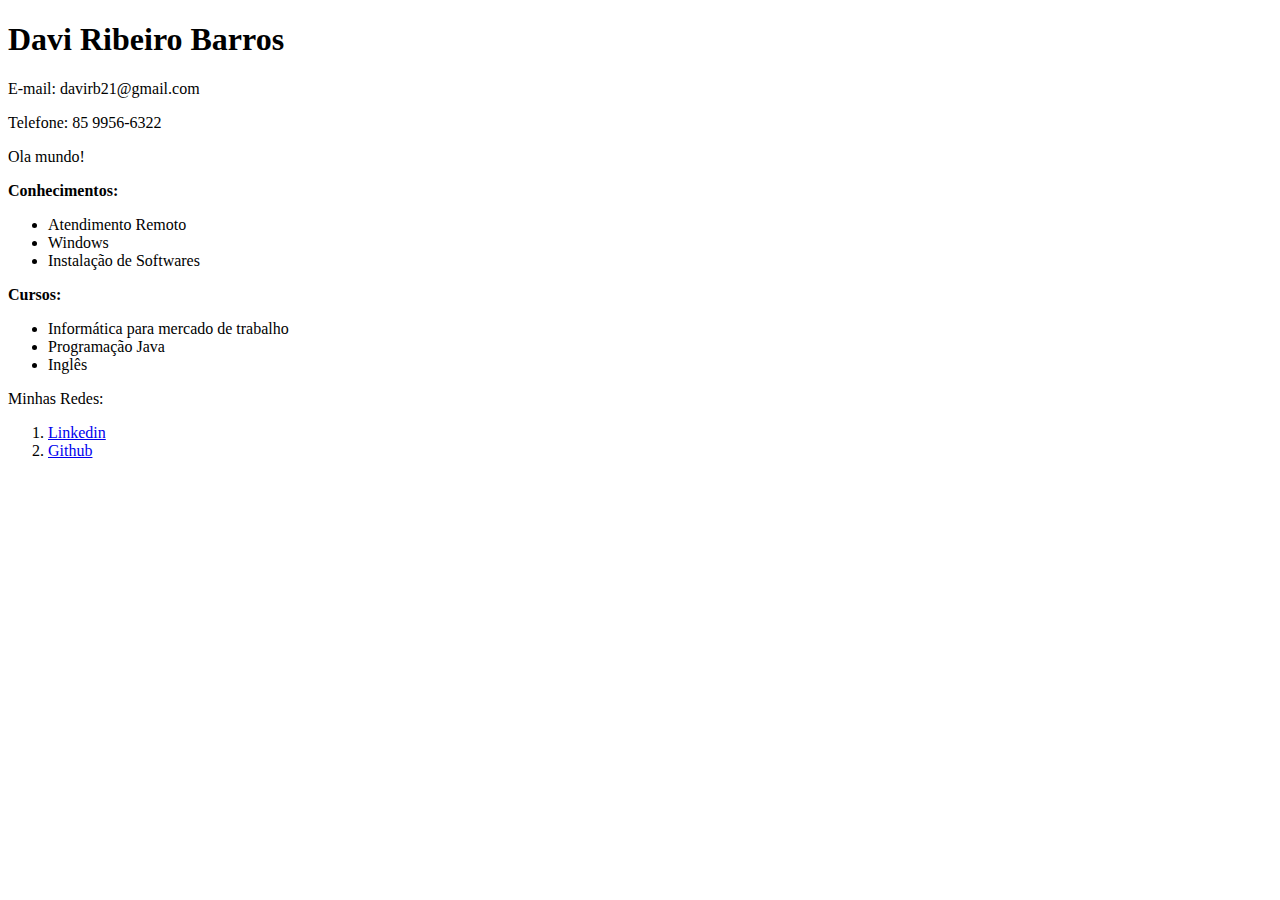
<file: Aula1/index.html>
<!DOCTYPE html>
<html lang="en">
<head>
    <meta charset="UTF-8">
    <meta name="viewport" content="width=device-width, initial-scale=1.0">
    <title>Curriculum</title>
</head>
<body>
    <h1>Davi Ribeiro Barros</h1>
    <p>E-mail: davirb21@gmail.com</p>
    <p>Telefone: 85 9956-6322</p>
    <p>Ola mundo!</p>
    <b>Conhecimentos:</b>
    <ul>
       <li>Atendimento Remoto</li>
       <li>Windows</li>
       <li>Instalação de Softwares</li> 
    </ul>

    <b>Cursos:</b>
    <ul>
        <li>Informática para mercado de trabalho</li>
        <li>Programação Java</li>
        <li>Inglês</li>
    </ul>

    <p>Minhas Redes:</p>
    <ol>
        <li>
          <a href="https://www.linkedin.com/in/daviribeiroba/" target="_blank">Linkedin</a>
            
            
        </li>
        <li>
            <a href="https://github.com/DaviRibs" target="_blank">Github</a>
        </li>


    </ol>
</body>
</html>
</file>
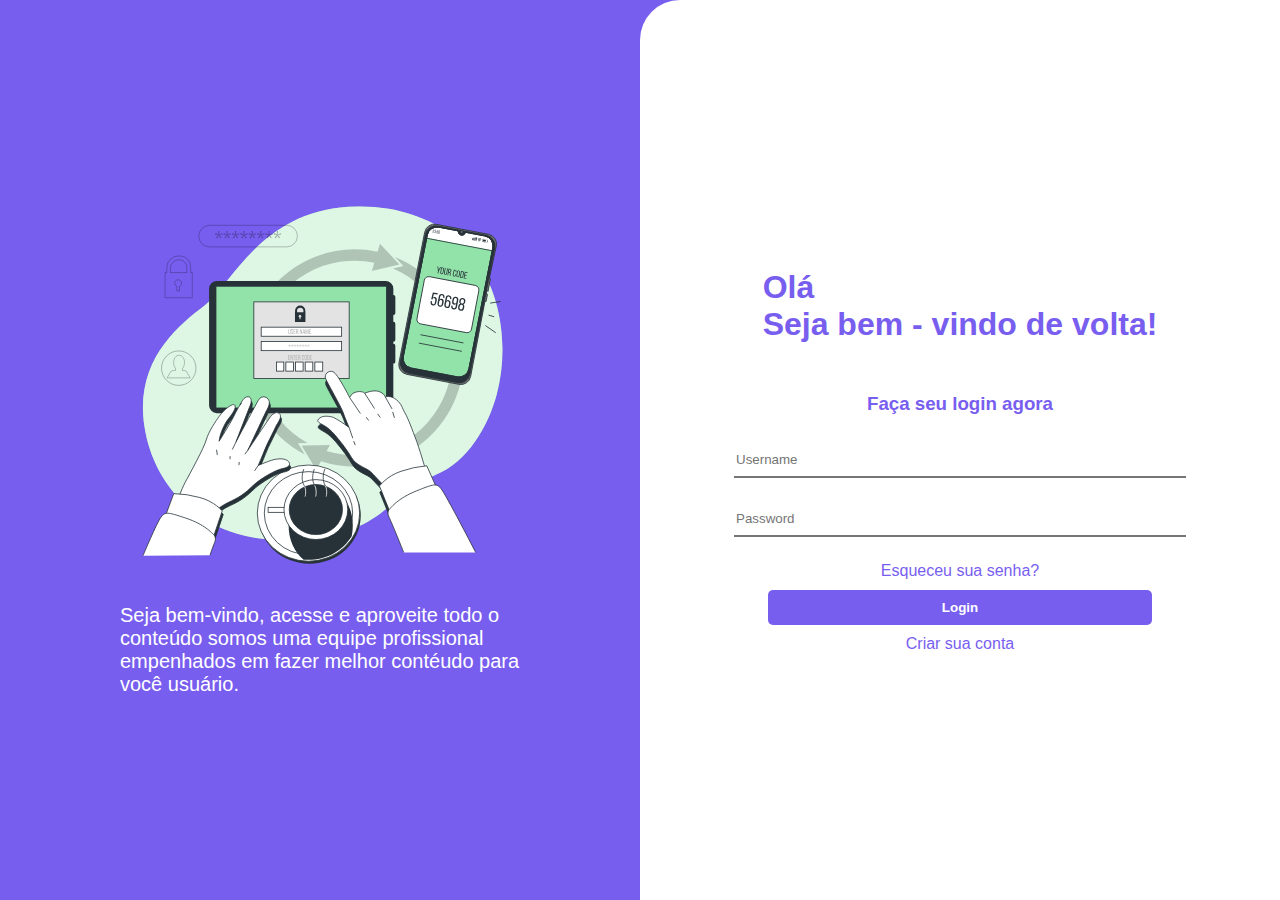
<file: Aula2/index.html>
<!DOCTYPE html>  
<html lang="en">
<head>
    <meta charset="UTF-8">
    <meta name="viewport" content="width=device-width, initial-scale=1.0">
    <link rel="stylesheet" href="style.css">
    <title>Página de Login</title>
</head>
<body>
    <div class="container">
    <div class="esquerda">
        <img src="/Aula2/authentication-animate.svg" width="400px" alt="">

        <p style="font-size: 20px;">Seja bem-vindo, acesse e aproveite todo o conteúdo somos uma equipe profissional empenhados em fazer melhor contéudo para você usuário.</p>
</div>

<div class="direita">
    <h1>Olá <br> Seja bem - vindo de volta!</h1>
    <h3>Faça seu login agora</h3>
    <input type="text" placeholder="Username">
    <input type="password" placeholder="Password">
    <a href="">Esqueceu sua senha?</a>
    <button>Login</button>
    <a href="">Criar sua conta</a>
    </div>
</div>
</body>
</html>
</file>
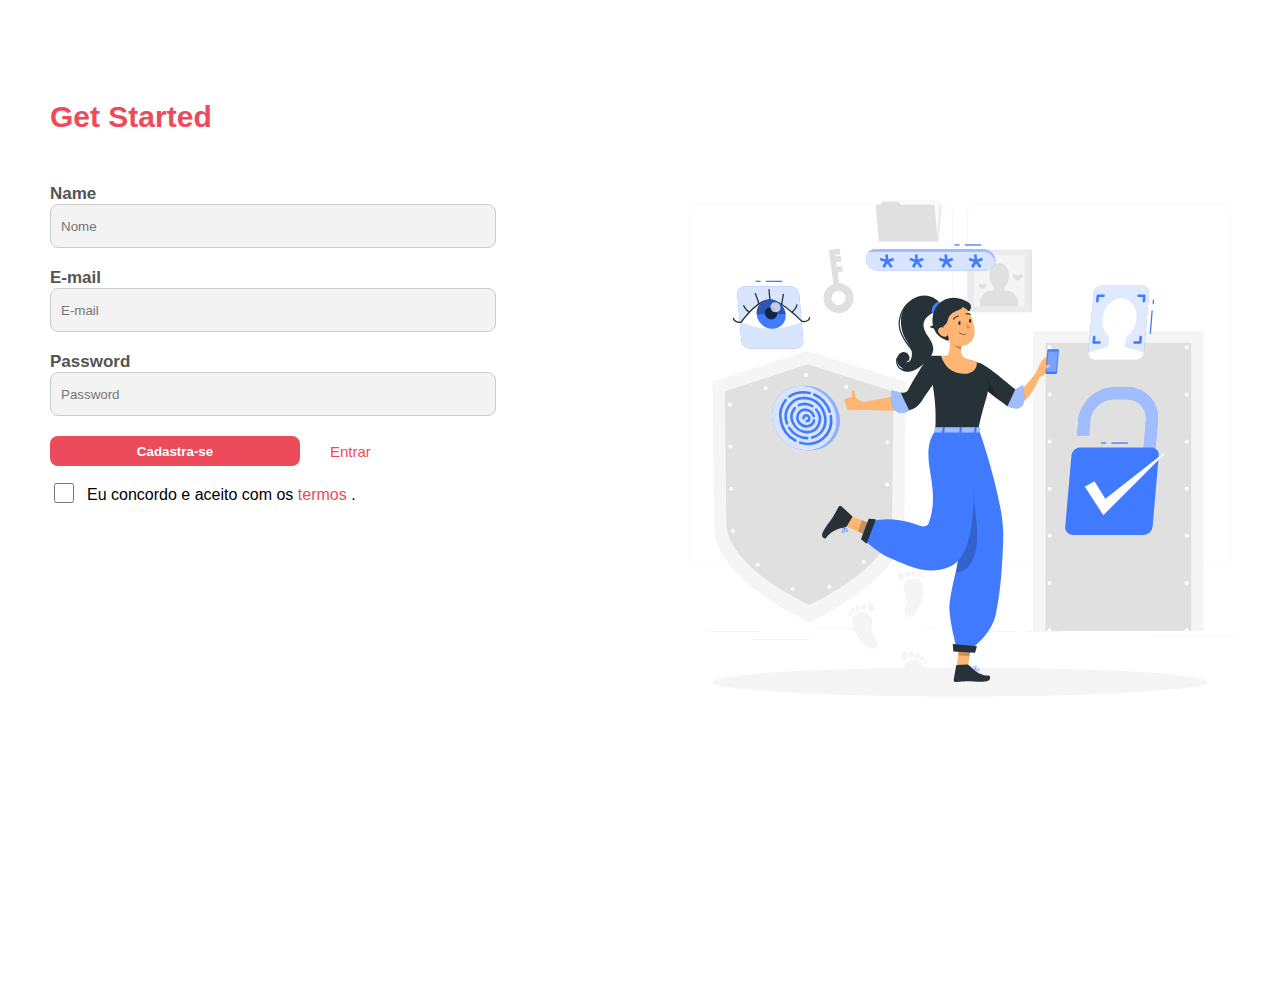
<file: Aula3/index.html>
<!DOCTYPE html>
<html lang="en">
<head>
    <!-- Define o conjunto de caracteres -->
    <meta charset="UTF-8">
    
    <!-- Deixa o site responsivo para dispositivos móveis -->
    <meta name="viewport" content="width=device-width, initial-scale=1.0">
    
    <!-- Importa o arquivo CSS externo -->
    <link rel="stylesheet" href="style.css">
    
    <!-- Título que aparece na aba do navegador -->
    <title>Página de cadastro</title>
</head>
<body>

    <!-- Container principal que divide a tela em duas partes -->
    <div class="container">

        <!-- Parte da esquerda: formulário -->
        <div class="esquerda">

            <!-- Título do formulário -->
            <h5>Get Started</h5>

            <!-- Campo Nome -->
            <label for="name">Name</label>
            <input type="text" name="name" id="name" placeholder="Nome">

            <!-- Campo E-mail -->
            <label for="email">E-mail</label>
            <input type="email" name="e-mail" id="email" placeholder="E-mail">

            <!-- Campo Senha -->
            <label for="pass">Password</label>
            <input type="password" name="pass" id="pass" placeholder="Password">

            <!-- Botões de ação: cadastrar ou entrar -->
            <div class="opcoes">
                <button>Cadastra-se</button>
                <a href="/Aula2/index.html">Entrar</a>
            </div>

            <!-- Checkbox de aceitação dos termos -->
            <div class="termos">
                <input type="checkbox" name="" id="check">
                <p>
                    Eu concordo e aceito com os 
                    <a href="https://pt-br.facebook.com/terms/" target="_blank"> 
                        termos
                    </a>.
                </p>
            </div>
        </div>

        <!-- Parte da direita: imagem ilustrativa -->
        <div class="direita">
            <img src="/Aula3/authentication-animate2.svg" width="700px" alt="imagem-anima">
        </div>

    </div>
    
</body>
</html>
</file>
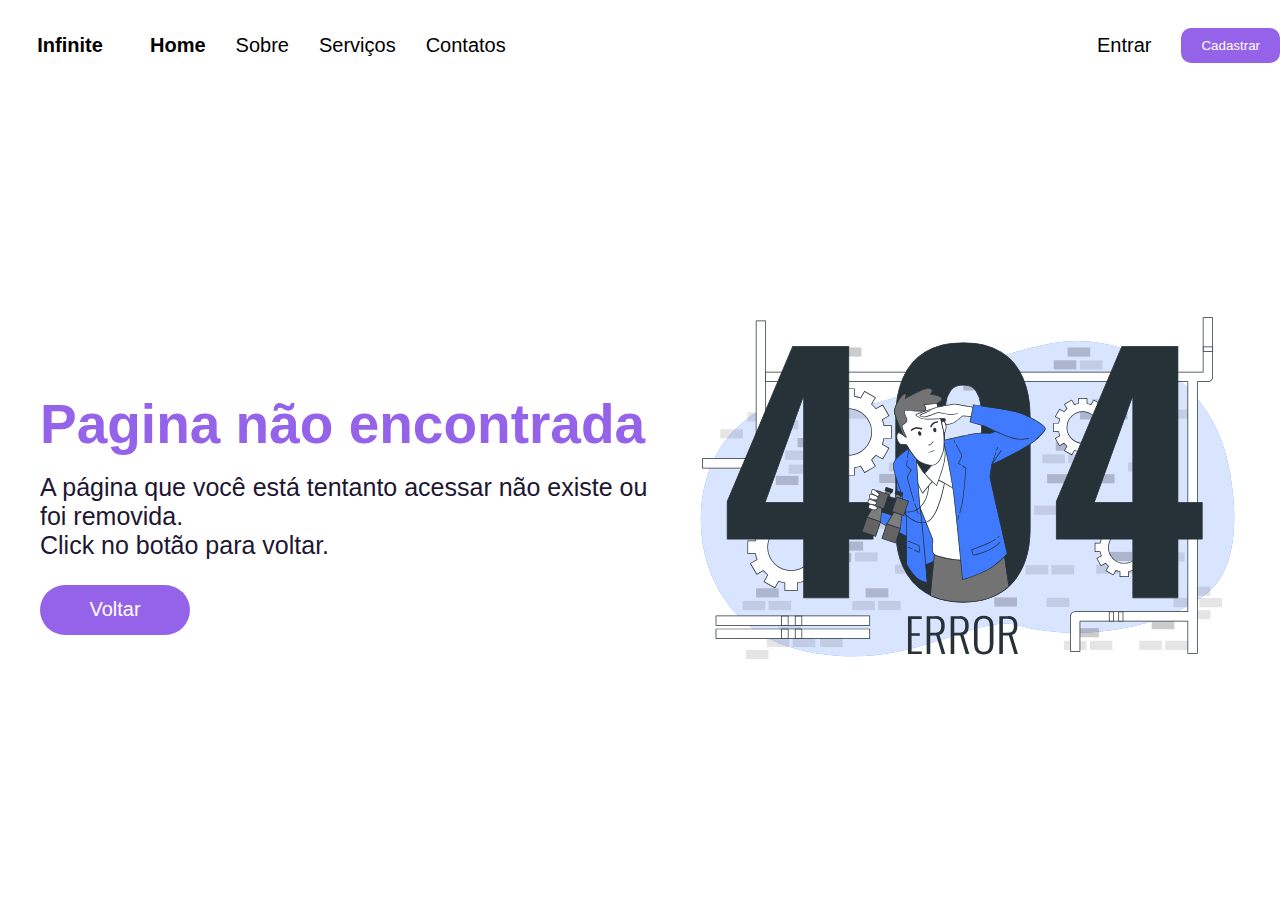
<file: Aula4/index.html>
<!DOCTYPE html>
<html lang="en">
<head>
    <meta charset="UTF-8">
    <meta name="viewport" content="width=device-width, initial-scale=1.0">
    <link rel="stylesheet" href="style.css">
    <title>Error Page 404</title>
</head>
<body>
    <!-- Container principal da página -->
    <div class="container">
        <!-- Cabeçalho com logo, navegação e botões -->
       <header>
        <!-- Área da logo -->
         <div class="logo">
            <p>Infinite</p>

         </div>
         <!-- Navegação do site -->
         <div class="navegacao">
            <nav>
                <a href="" id="select">Home</a>
                <a href="">Sobre</a>
                <a href="">Serviços</a>
                <a href="">Contatos</a>
            </nav>
         </div>
         <!-- Botões de entrar e cadastrar -->
         <div class="btns">
            <a href="">Entrar</a>
            <button>Cadastrar</button>
        </div>

        </header> 
        <!-- Conteúdo principal da página -->
        <main>
            <!-- Lado esquerdo com o texto -->
            <div class="esquerda">
                <h1>Pagina não encontrada</h1>
                <p>
                    A página que você está tentanto acessar não existe ou foi removida. <br>Click no botão para voltar.

                </p>
                <button>Voltar</button>
            </div>
            <!-- Lado direito com imagem ilustrativa -->
            <div class="direita">
                <img src="/Aula4/image/404-error-with-person-looking-for-animate.svg" width="550" alt="imagem-animada">
            </div>
        </main>




    </div>
    
</body>
</html>
</file>
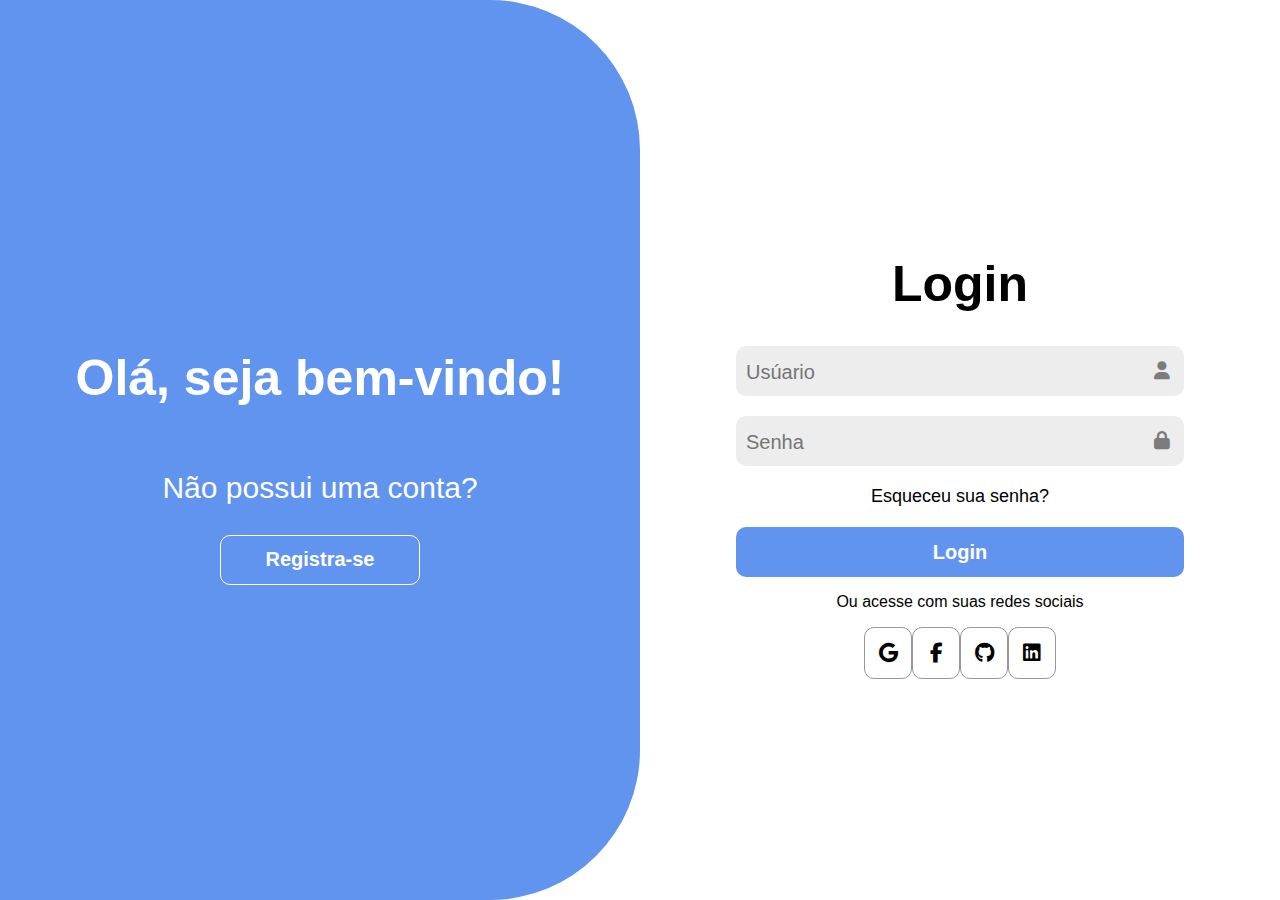
<file: Aula5/index.html>
<!DOCTYPE html>
<html lang="en"> <!-- Define o idioma da página como inglês -->

<head>
    <meta charset="UTF-8"> <!-- Define a codificação de caracteres (UTF-8) -->
    <meta name="viewport" content="width=device-width, initial-scale=1.0"> <!-- Responsividade em dispositivos móveis -->
    
    <!-- Importa os ícones do Font Awesome -->
    <link rel="stylesheet" href="https://cdnjs.cloudflare.com/ajax/libs/font-awesome/6.7.0/css/all.min.css">
    
    <!-- Link para o arquivo CSS externo -->
    <link rel="stylesheet" href="style.css">
    
    <title>Página de Login</title> <!-- Título que aparece na aba do navegador -->
</head>

<body>
    <div class="container"> <!-- Container principal que engloba tudo -->

        <!-- Lado esquerdo da tela (mensagem de boas-vindas) -->
        <div class="esquerda">
            <h1>Olá, seja bem-vindo!</h1>
            <p>Não possui uma conta?</p>
            <button>Registra-se</button> <!-- Botão para registro -->
        </div>

        <!-- Lado direito da tela (formulário de login) -->
        <div class="direita">
            <h1>Login</h1>

            <!-- Campo de usuário -->
            <div class="inp">
                <div class="campo">
                    <input type="text" placeholder="Usúario"> <!-- Campo de entrada para o nome de usuário -->
                </div>
                <div class="icone">
                    <i class="fa-solid fa-user"></i> <!-- Ícone de usuário -->
                </div>
            </div>

            <!-- Campo de senha -->
            <div class="inp">
                <div class="campo">
                    <input type="password" placeholder="Senha"> <!-- Campo de entrada para senha -->
                </div>
                <div class="icone">
                    <i class="fa-solid fa-lock"></i> <!-- Ícone de cadeado -->
                </div>
            </div>

            <!-- Link para recuperação de senha -->
            <a href="">Esqueceu sua senha?</a>

            <!-- Botão de login -->
            <button>Login</button>
            <p>Ou acesse com suas redes sociais</p>

            <!-- Ícones de redes sociais -->
            <div class="opcoes">
                <div class="opcao"><i class="fa-brands fa-google"></i></div>
                <div class="opcao"><i class="fa-brands fa-facebook-f"></i></div>
                <div class="opcao"><i class="fa-brands fa-github"></i></div>
                <div class="opcao"><i class="fa-brands fa-linkedin"></i></div>
            </div>
        </div>

    </div>
</body>
</html>
</file>
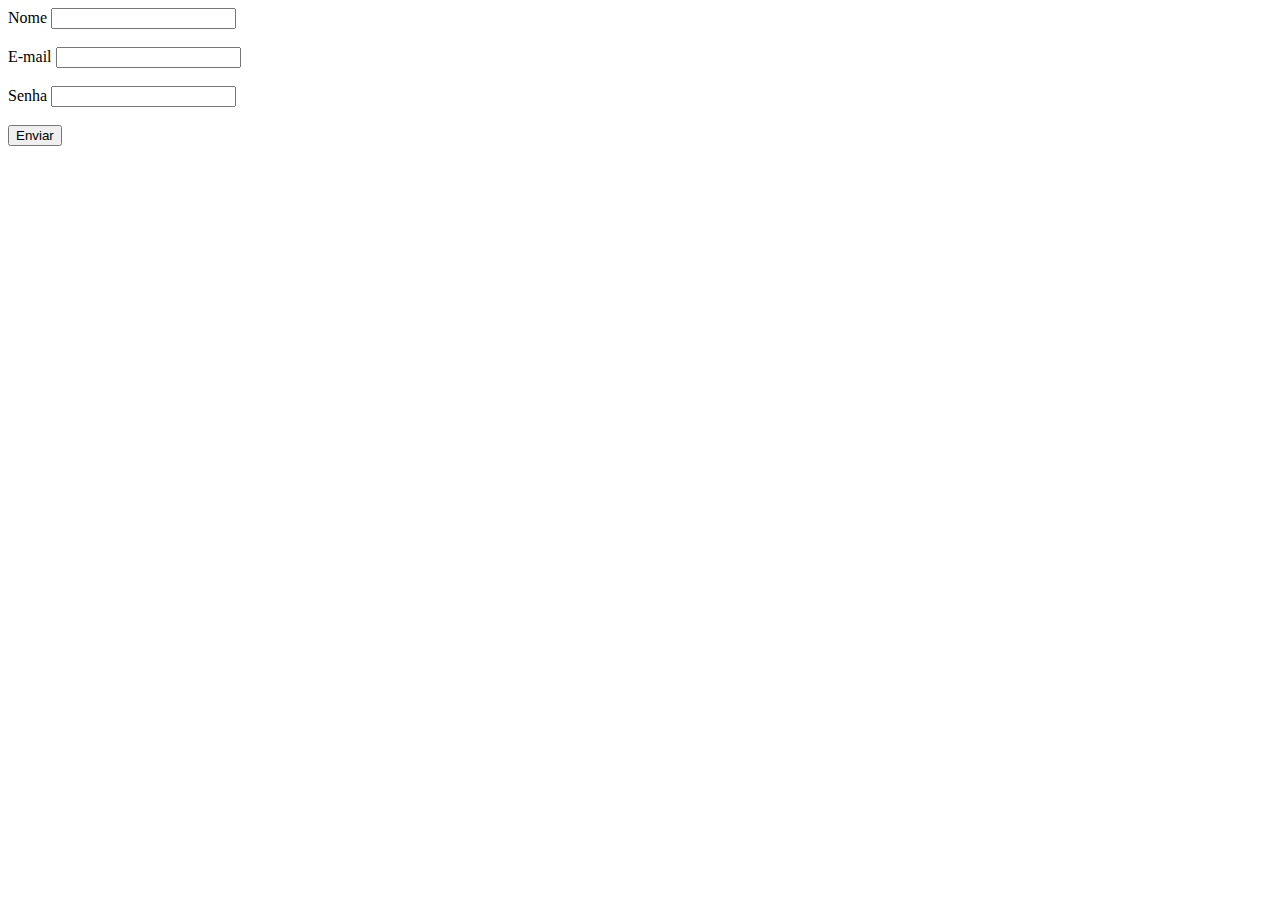
<file: Aula1/form.html>
<!DOCTYPE html>
<html lang="en">
<head>
    <meta charset="UTF-8">
    <meta name="viewport" content="width=device-width, initial-scale=1.0">
    <title>Formulário</title>
</head>
<body>
    <form action="">
    <label for="">Nome</label>
    <input required type="text">
    <br>
    <br>
    <label for="">E-mail</label>
    <input required type="email" name="" id="">
    <br>
    <br>
    <label for="">Senha</label>
    <input required type="password" name="" id="">
    <br>
    <br>
    <button type="submit">Enviar</button>
    </form>
</body>
</html>
</file>
<file: Aula2/style.css>
body{
    margin:0;
    padding: 0;
    font-family: sans-serif;
}

.container{
display: flex;
width: 100%;
height: 100vh;
background-color: #785eef;
}

.esquerda{
    width: 50%;
    display: flex;
    align-items: center;
    justify-content: center;
    color: white;
    flex-direction: column;
}

.esquerda p{
    width: 400px;
}

.direita{
    width: 50%;
    background-color: white;
    border-top-left-radius: 40px;
    display:flex;
    align-items: center;
    justify-content: center;
    flex-direction: column;
    color:#785eef;
    gap:10px;
}

.direita input{
    width: 70%;
    height: 30px;
    border-top: none;
    border-left: none;
    border-right: none;
    margin-bottom: 15px;
}

.direita button{
    width: 60%;
    height: 35px;
    background-color: #785eef;
    border:none;
    color: white;
    font-weight: bold;
    border-radius: 5px;
    cursor: pointer;
}

.direita button:hover{
    background-color: white;
    color:#785eef;
    border: 1px solid #785eef;
}

.direita a{
    text-decoration: none;
    color:#785eef;
}
</file>
<file: Aula3/style.css>
/* Remove as margens e os espaçamentos padrão do body e define a fonte padrão */
body {
    margin: 0;
    padding: 0;
    font-family: sans-serif;
}

/* Container principal que divide a tela em duas partes: esquerda e direita */
.container {
    width: 100%;             /* Ocupa toda a largura da tela */
    height: 100vh;           /* Ocupa 100% da altura da tela (viewport) */
    display: flex;           /* Organiza os elementos filhos lado a lado (linha) */
    margin: auto;            /* Centraliza o container (pode não ter efeito com width: 100%) */
}

/* Coluna da esquerda: onde ficam os textos, inputs, botões e links */
.container .esquerda {
    width: 50%;              /* Ocupa metade da tela */
    height: 100%;            /* Altura total da tela */
    display: flex;           /* Para organizar os elementos internos */
    flex-direction: column; /* Os elementos dentro ficam em coluna (um abaixo do outro) */
    padding: 50px;           /* Espaço interno em todos os lados */
}

/* Coluna da direita: pode conter imagem, ilustração ou outro conteúdo */
.container .direita {
    width: 50%;              /* Outra metade da tela */
    height: 100%;
    display: flex;           
    align-items: center;     /* Centraliza verticalmente */
    justify-content: center; /* Centraliza horizontalmente */
    
}

/* Estilo do título h5 dentro da esquerda */
.container .esquerda h5 {
    color: #ec4b5c;          /* Cor vermelha */
    font-size: 30px;         /* Tamanho grande da fonte */
}

/* Estilo das etiquetas (labels) dos inputs */
.container .esquerda label {
    font-weight: bold;       /* Texto em negrito */
    font-size: 17px;         /* Tamanho da fonte */
    color: #545454;          /* Cor cinza escuro */
}

/* Estilo dos campos de entrada (inputs de texto, e-mail etc) */
.container .esquerda input {
    width: 80%;              /* Largura do campo */
    height: 40px;            /* Altura do campo */
    background-color: #f3f3f3; /* Fundo cinza claro */
    border: 1px solid #cccccc; /* Borda cinza */
    border-radius: 8px;        /* Cantos arredondados */
    outline: none;             /* Remove a borda azul padrão ao clicar */
    margin-bottom: 20px;       /* Espaço abaixo de cada campo */
    padding-left: 10px;        /* Espaço entre a borda e o texto do campo */
}

/* Quando o input está em foco (clicado), muda a cor da borda */
.container .esquerda input:focus {
    border: 1px solid #ec4b5c; /* Borda vermelha */
}

/* Estilo específico do checkbox (#check) */
.container .esquerda #check {
    width: 20px;
    height: 20px;
    margin-top: 17px;         /* Espaço superior para alinhar com o texto */
}

/* Estilo do botão dentro da seção de opções */
.container .esquerda .opcoes button {
    width: 250px;
    height: 30px;
    border: none;
    border-radius: 8px;
    background-color: #ec4b5c; /* Fundo vermelho */
    color: white;              /* Texto branco */
    font-weight: bold;         /* Texto em negrito */
    transition: all 300ms ease-in-out; /* Animação suave ao passar o mouse */
}

/* Efeito ao passar o mouse sobre o botão */
.container .esquerda .opcoes button:hover {
    cursor: pointer;          /* Muda o cursor para mãozinha */
    background-color: white;  /* Fundo branco */
    border: 1px solid #ec4b5c;/* Borda vermelha */
    color: #ec4b5c;           /* Texto vermelho */
}

/* Estilo dos links (como "Esqueci a senha") dentro das opções */
.container .esquerda .opcoes a {
    text-decoration: none;   /* Remove o sublinhado */
    color: #ec4b5c;          /* Cor vermelha */
    font-size: 15px;
}

/* Container que agrupa o botão e o link lado a lado */
.container .esquerda .opcoes {
    display: flex;           /* Alinha em linha */
    gap: 30px;               /* Espaço entre os elementos */
    align-items: center;     /* Centraliza verticalmente */
}

/* Container que agrupa o checkbox com o texto de "aceito os termos" */
.container .esquerda .termos {
    display: flex;           /* Lado a lado */
    align-items: center;
    gap: 10px;               /* Espaço entre o checkbox e o link */
}

/* Estilo do link dentro da parte de termos */
.container .esquerda .termos a {
    text-decoration: none;   /* Sem sublinhado */
    color: #ec4b5c;          /* Cor vermelha */
}
</file>
<file: Aula5/style.css>
/* Remove margens e usa fonte sem serifa */
body {
    margin: 0;                  /* Remove a margem padrão */   
    padding: 0;                 /* remove o preencimento padrão */
    font-family: sans-serif;    /* Usa uma fonte sem serifa */
}

/* Define o layout flexível ocupando 100% da tela */
.container {
    width: 100%;    /* Ocupa toda a largura da tela */
    height: 100vh;  /* Ocupa toda a altura da tela (viewport height) */
    display: flex; /* Alinha lado a lado: esquerda e direita */
}

/* Lado esquerdo: fundo azul com texto centralizado */
.container .esquerda {
    width: 50%;                     /* Ocupa metade da largura da tela */              
    height: 100%;                   /* Altura total */    
    background-color: #6194ef;      /* Cor de fundo azul */
    border-top-right-radius: 150px;     /* Borda arredondada no canto superior direito */
    border-bottom-right-radius: 150px;      /* Borda arredondada no canto inferior direito */
    color: white;                       /* Texto branco */
    display: flex;                          /* Flexbox para centralizar conteúdo */  
    align-items: center;                    /* Alinha itens no centro vertical */ 
    justify-content: center;            /* Alinha itens no centro horizontal */  
    flex-direction: column;             /* Empilha os elementos verticalmente */
}

/* Título grande no lado esquerdo */
.container .esquerda h1 {   
    font-size: 50px;       /* Título grande */ 
}

.container .esquerda p {
    font-size: 30px;        /* Texto de suporte */
}

/* Botão de registro estilizado */
.container .esquerda button {
    width: 200px;
    height: 50px;
    border: 1px solid white;   /* Borda branca */
    background-color: transparent; /* Fundo transparente */
    color: white;                    /* Texto branco */
    font-size: 20px;                    
    border-radius: 10px;            /* Cantos arredondados */
    cursor: pointer;                /* Muda o cursor ao passar por cima */
    font-weight: bold;
}

/* Lado direito com conteúdo centralizado */
.container .direita {   /* Ocupa metade da tela */
    width: 50%;
    height: 100%;
    display: flex;
    align-items: center;
    justify-content: center;
    flex-direction: column;
}

/* Título grande do formulário */
.container .direita h1 {
    font-size: 50px;
}

/* Estilo do campo de input com ícone */
.container .direita .inp {
    width: 70%;
    height: 50px;
    display: flex;
    background-color: #EDEDED; /* Fundo cinza claro */
    margin-bottom: 20px;
    border-radius: 10px;
}

/* Área do input de texto */
.container .direita .inp .campo {
    width: 90%;
    height: 100%;
}

/* Input sem borda e com padding */
.container .direita .inp .campo input {
    width: 100%;
    height: 100%;
    border: none;               /* Remove a borda padrão */
    background-color: transparent;
    border-radius: 10px;
    padding-left: 10px;         /* Espaço interno à esquerda */
    font-size: 20px;
}

/* Área do ícone à direita do input */
.container .direita .inp .icone {
    width: 10%;
    height: 100%;
    display: flex;
    align-items: center;
    justify-content: center;
    font-size: 18px;
    color: #7c7c7c;         /* Cor do ícone */
}

/* Estiliza o link "Esqueceu sua senha?" */
.container .direita a {
    text-decoration: none;      /* Remove o sublinhado do link */
    color: black;               /* Deixa o texto preto */
    font-size: 18px;            /* Define o tamanho da fonte */
}

/* Estiliza o botão de login */
.container .direita button {
    width: 70%;             /* Largura de 70% da div direita */
    height: 50px;           /* Altura do botão */
    border: none;           /* Remove a borda padrão */
    background-color: #6194ef; /* Cor de fundo azul */
    color: white;           /* Texto branco */
    font-size: 20px;        /* Tamanho da fonte */
    border-radius: 10px;    /* Cantos arredondados */
    cursor: pointer;        /* Muda o cursor para "mão" ao passar o mouse */
    font-weight: bold;      /* Texto em negrito */
    margin-top: 20px;       /* Espaço acima do botão */
}

/* Container das opções de login com redes sociais */
.container .direita .opcoes {
    display: flex;                  /* Coloca as opções lado a lado */
    width: 30%;                     /* Ocupa 30% da largura da div direita */
    justify-content: space-between;/* Espaço igual entre os ícones */
}

/* Cada ícone de rede social */
.container .direita .opcoes .opcao {
    width: 50px;             /* Largura do quadrado do ícone */
    height: 50px;            /* Altura igual pra manter formato quadrado */
    border: 1px solid #989898; /* Borda cinza clara */
    border-radius: 10px;     /* Cantos arredondados */
    display: flex;           /* Alinha conteúdo com flexbox */
    align-items: center;     /* Centraliza verticalmente */
    justify-content: center; /* Centraliza horizontalmente */
    font-size: 20px;         /* Tamanho do ícone */
}

@media (max-width: 767px) {
    /* Muda o layout para coluna (empilha as partes) */
    .container {
        flex-direction: column;
    }

    /* Lado esquerdo agora ocupa 25% da altura total */
    .container .esquerda {
        width: 100%;
        height: 25%; 
        border-top-right-radius: 0px;
        border-bottom-right-radius: 50px;
        border-bottom-left-radius: 50px;
    }

    /* Tamanhos menores para o texto no celular */
    .container .esquerda h1 {
        font-size: 30px;
    }

    .container .esquerda p {
        font-size: 20px;
    }

    /* Lado direito ocupa o restante (75%) */
    .container .direita {
        width: 100%;
        height: 75%;
    }

    /* Aumenta a largura dos campos de input no celular */
    .container.direita .inp {
        width: 90%;
    }

    /* Deixa as redes sociais mais largas */
    .container.direita .opcoes {
        width: 60%;
    }
}

@media (max-width: 1023px) {
    /* Aumenta um pouco a largura das redes sociais no tablet */
    .container .direita .opcoes {
        width: 50%;
    }
}
</file>
<file: Aula4/style.css>
/* Reset básico do body */
body {
    margin: 0;
    padding: 0;
    font-family: sans-serif; /* Fonte padrão */
}

/* Container principal que ocupa toda a tela e organiza os elementos em coluna */
.container {
    width: 100%;
    height: 100vh;
    display: flex;
    flex-direction: column;
}

/* Cabeçalho do site */
.container header {
    width: 100%;
    display: flex;
    align-items: center; /* Centraliza verticalmente os itens */
    height: 10%; /* Ocupa 10% da altura da tela */
}

/* Área da logo */
.container header .logo {
    min-width: 120px; /* Largura mínima para não cortar o texto */
    height: 100%;
    display: flex;
    align-items: center;
    justify-content: center;
    padding-left: 10px; /* Espaço à esquerda */
}

/* Estilo do texto da logo */
.container header .logo p {
    font-size: 20px;
    font-weight: bold;
}

/* Navegação central do header */
.container header .navegacao {
    flex-grow: 1; /* Ocupa o espaço restante do header */
    height: 100%;
    display: flex;
    align-items: center;
}

/* Menu de navegação */
.container header .navegacao nav {
    display: flex;
    gap: 30px; /* Espaço entre os links */
    padding-left: 20px;
}

/* Links da navegação */
.container header .navegacao nav a {
    text-decoration: none;
    font-size: 20px;
    color: black;
}

/* Link selecionado (ativo) */
.container header .navegacao nav #select {
    font-weight: bold;
}

/* Botões do lado direito do header (Entrar e Cadastrar) */
.container header .btns {
    min-width: 160px;
    height: 100%;
    display: flex;
    align-items: center;
    justify-content: center;
    gap: 30px;
}

/* Estilo dos botões de texto (links) */
.container header .btns a {
    text-decoration: none;
    color: black;
    font-size: 20px;
}

/* Estilo do botão "Entrar" */
.container header .btns button {
    border: none;
    background-color: #9563EA;
    color: white;
    padding: 10px 20px;
    border-radius: 10px;
}

/* Área principal da página */
.container main {
    width: 100%;
    height: 90%; /* Ocupa o restante da tela (90%) */
    display: flex;
}

/* Lado esquerdo do main */
.container main .esquerda {
    width: 50%;
    height: 100%;
    display: flex;
    justify-content: center;
    padding-left: 40px;
    flex-direction: column;
}

/* Lado direito do main */
.container main .direita {
    width: 50%;
    height: 100%;
    display: flex;
    align-items: center;
    justify-content: center;
}

/* Título principal do lado esquerdo */
.container main .esquerda h1 {
    font-size: 55px;
    font-weight: bold;
    color: #9563EA;
}

/* Parágrafo de destaque */
.container main .esquerda p {
    font-size: 25px;
    color: #211632;
    margin-top: -20px; /* sobe o parágrafo */
}

/* Botão de chamada para ação */
.container main .esquerda button {
    width: 150px;
    height: 50px;
    border: none;
    background-color: #9563EA;
    color: white;
    font-size: 20px;
    border-radius: 30px;
    cursor: pointer; /* Muda o cursor ao passar por cima */
}
</file>
